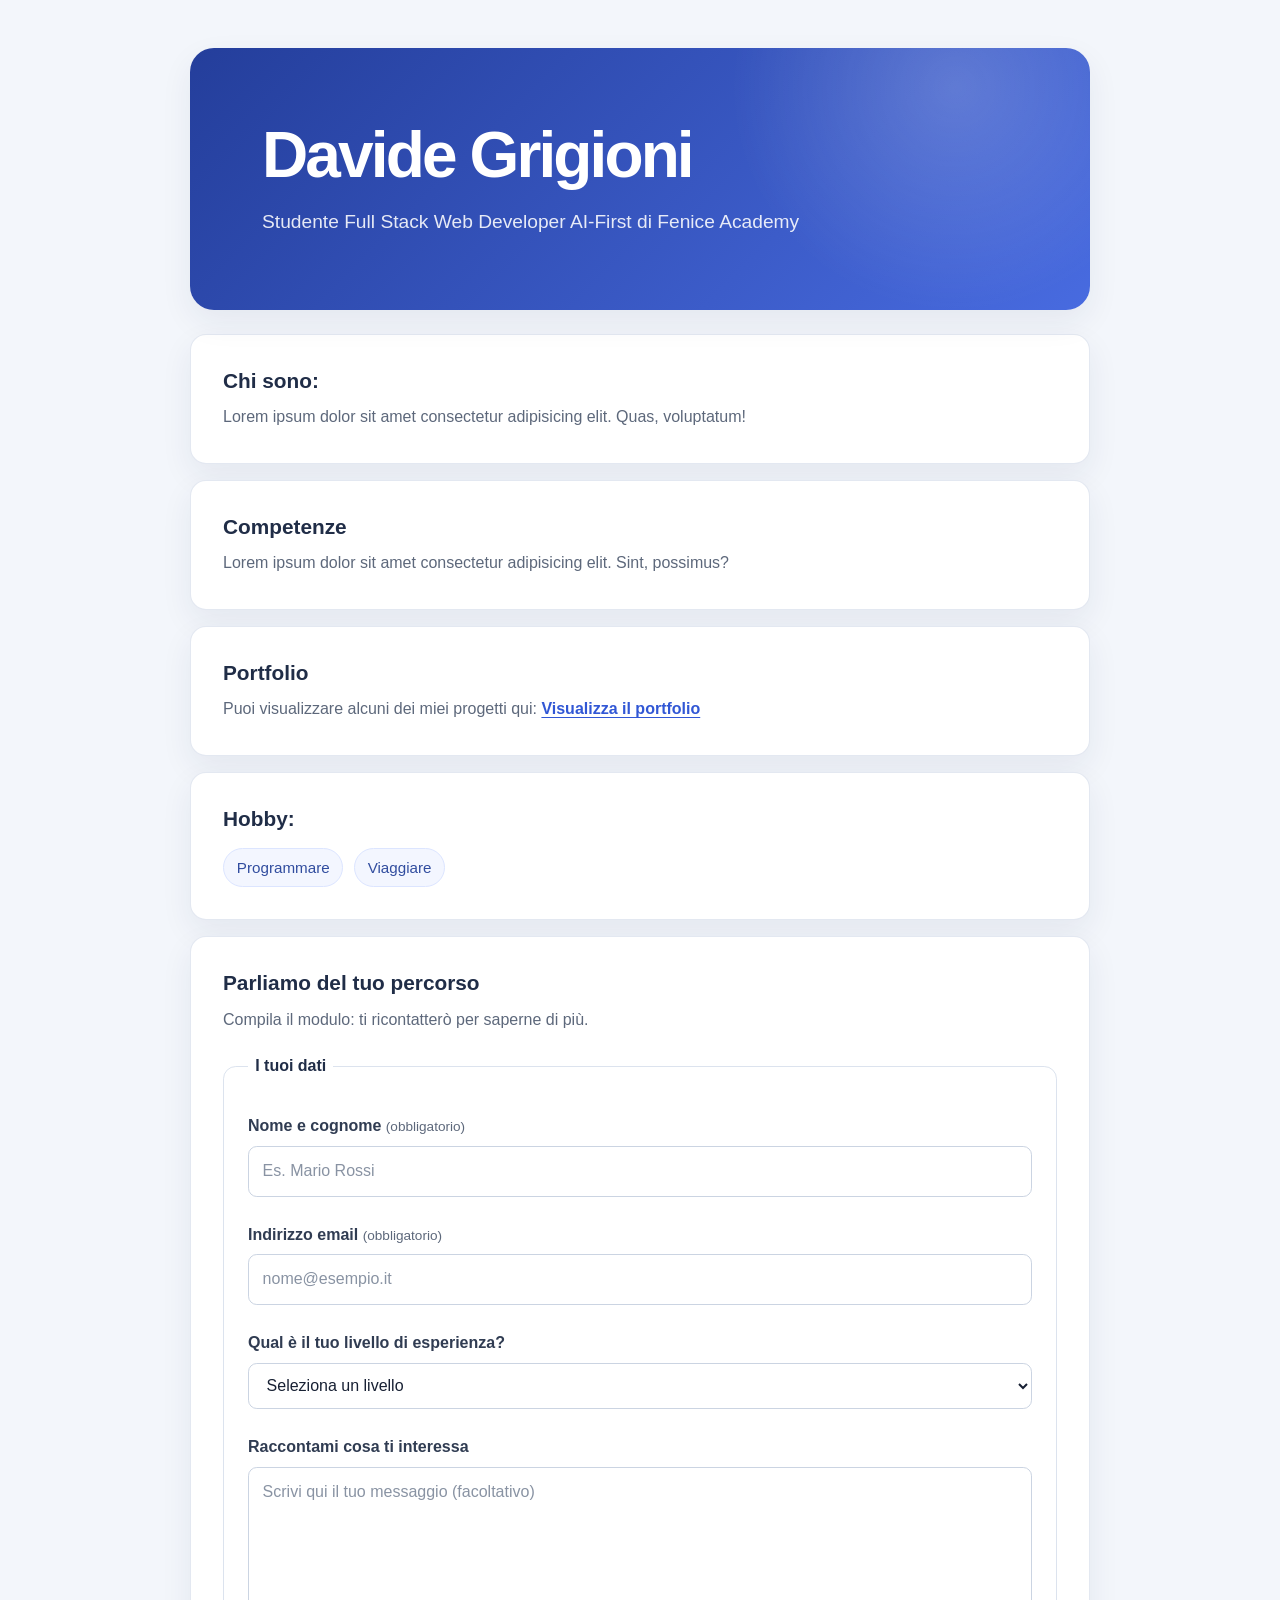
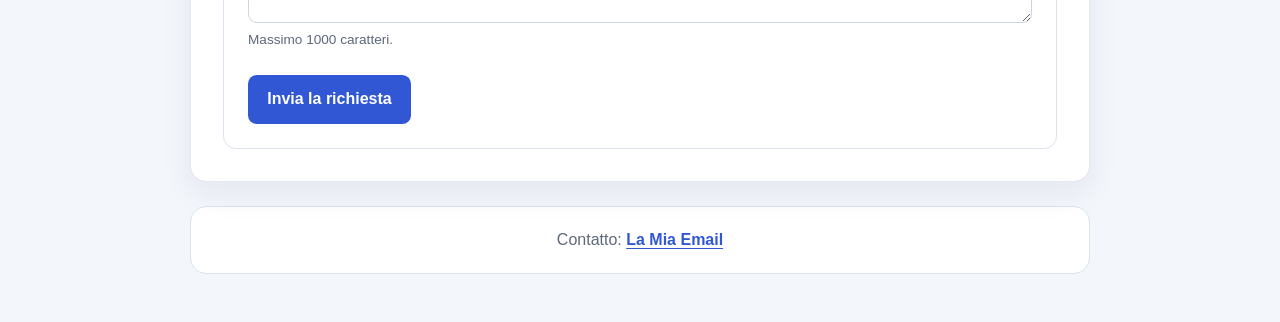
<file: l1 - only html/index.html>
<!doctype html>
<html lang="it">
  <head>
    <meta charset="UTF-8" />
    <meta name="viewport" content="width=device-width, initial-scale=1.0" />
    <link rel="stylesheet" href="style.css" />
    <title>Esercizio HTML</title>
  </head>

  <body>
    <header>
      <h1>Davide Grigioni</h1>
      <p>Studente Full Stack Web Developer AI-First di Fenice Academy</p>
    </header>

    <main>
      <section>
        <h2>Chi sono:</h2>
        <p>
          Lorem ipsum dolor sit amet consectetur adipisicing elit. Quas,
          voluptatum!
        </p>
      </section>
      <section>
        <h2>Competenze</h2>
        <p>
          Lorem ipsum dolor sit amet consectetur adipisicing elit. Sint,
          possimus?
        </p>
      </section>
      <section>
        <h2>Portfolio</h2>
        <p>
          Puoi visualizzare alcuni dei miei progetti qui:
          <a href="https://google.com">Visualizza il portfolio</a>
        </p>
      </section>
      <section>
        <h2>Hobby:</h2>
        <ul>
          <li>Programmare</li>
          <li>Viaggiare</li>
        </ul>
      </section>
      <section>
        <h2>Parliamo del tuo percorso</h2>
        <p>Compila il modulo: ti ricontatterò per saperne di più.</p>
        <form>
          <fieldset>
            <legend>I tuoi dati</legend>

            <p>
              <label for="nome"
                >Nome e cognome <span>(obbligatorio)</span></label
              >
              <input
                type="text"
                id="nome"
                name="nome"
                autocomplete="name"
                placeholder="Es. Mario Rossi"
                required
              />
            </p>

            <p>
              <label for="email"
                >Indirizzo email <span>(obbligatorio)</span></label
              >
              <input
                type="email"
                id="email"
                name="email"
                autocomplete="email"
                placeholder="nome@esempio.it"
                required
              />
            </p>

            <p>
              <label for="livello">Qual è il tuo livello di esperienza?</label>
              <select id="livello" name="livello" required>
                <option value="" selected disabled>Seleziona un livello</option>
                <option value="principiante">Principiante</option>
                <option value="intermedio">Intermedio</option>
                <option value="avanzato">Avanzato</option>
              </select>
            </p>

            <p>
              <label for="messaggio">Raccontami cosa ti interessa</label>
              <textarea
                id="messaggio"
                name="messaggio"
                rows="5"
                maxlength="1000"
                aria-describedby="messaggio-aiuto"
                placeholder="Scrivi qui il tuo messaggio (facoltativo)"
              ></textarea>
              <small id="messaggio-aiuto">Massimo 1000 caratteri.</small>
            </p>

            <button type="submit">Invia la richiesta</button>
          </fieldset>
        </form>
      </section>
    </main>

    <footer>
      <address>
        Contatto:
        <a href="mailto:g@g.g">La Mia Email</a>
      </address>
    </footer>
  </body>
</html>
</file>
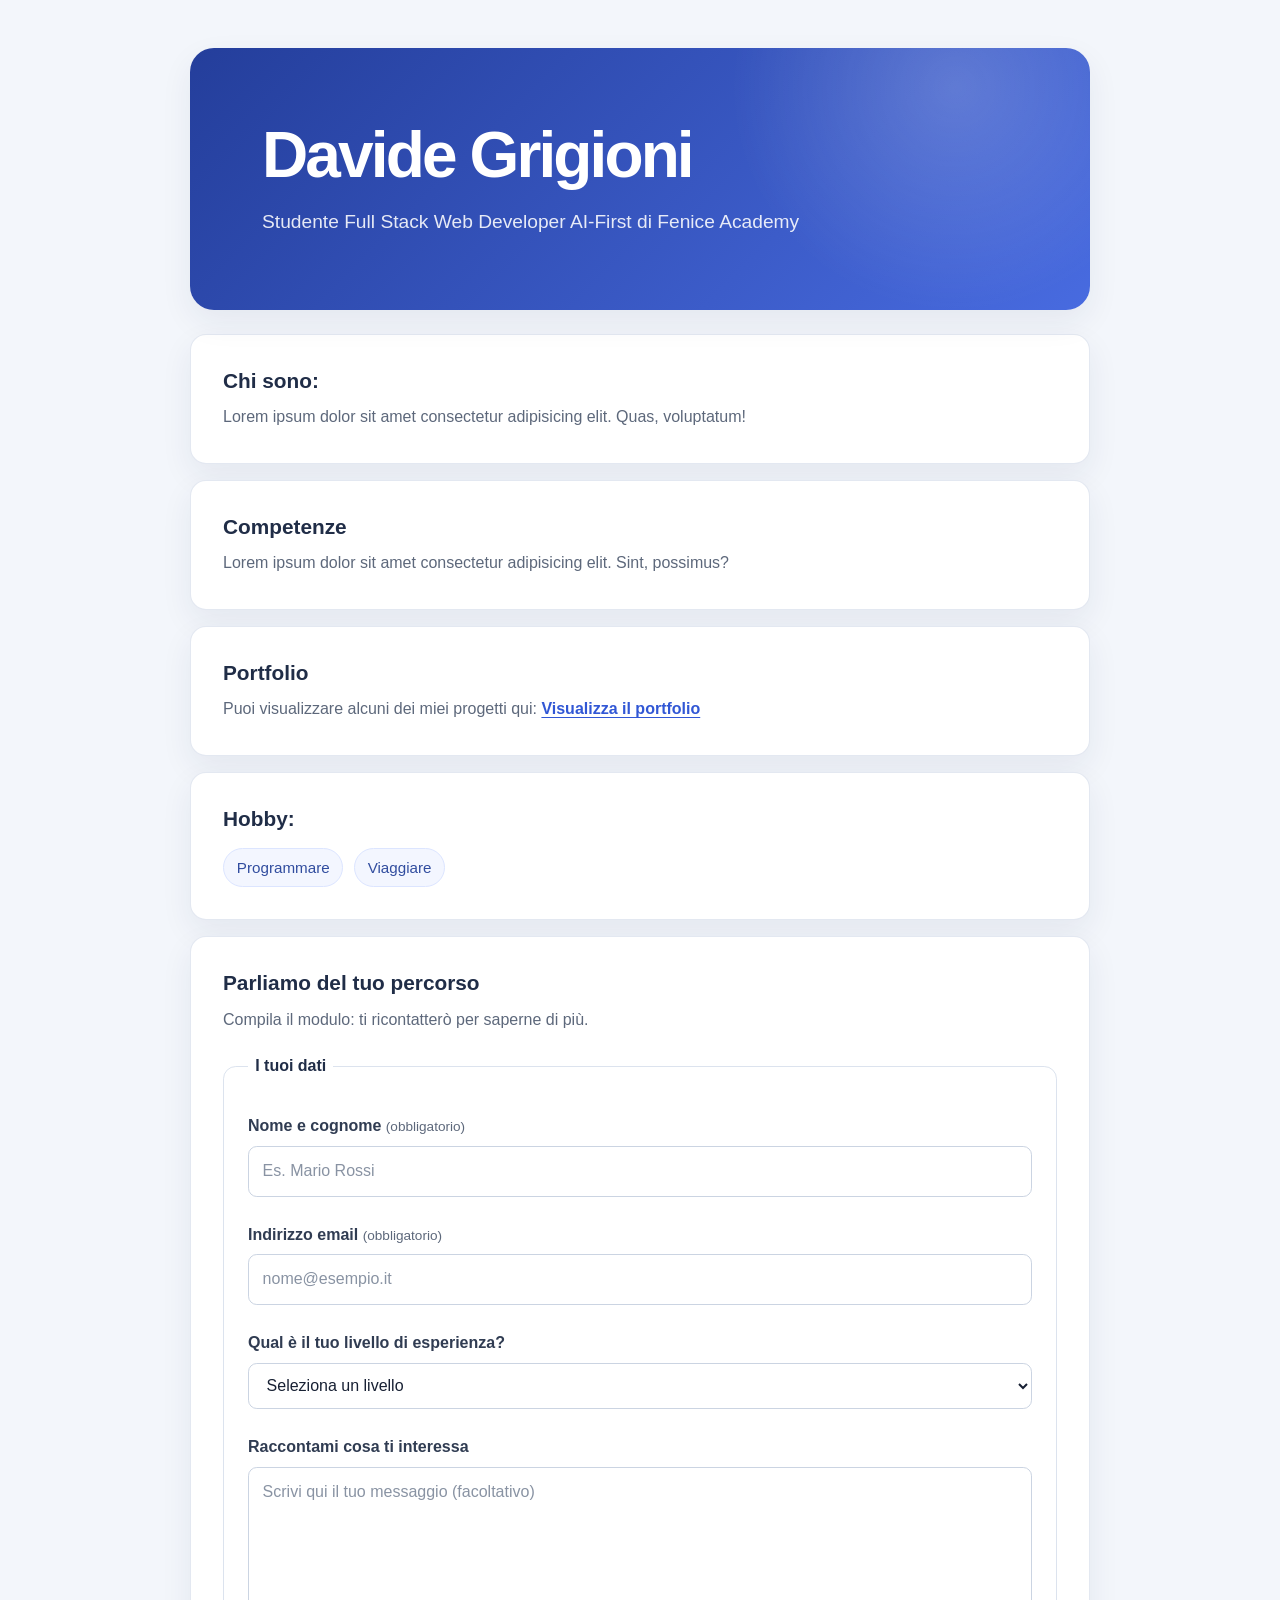
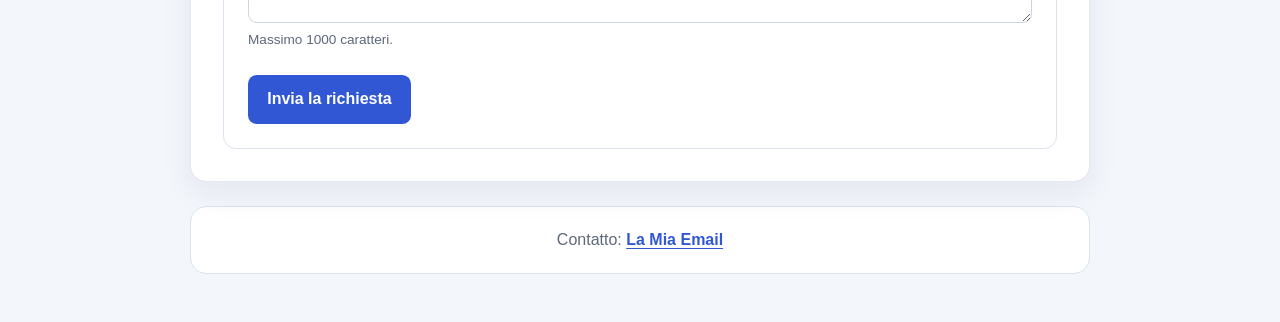
<file: l1 - only html/index1.html>
<!doctype html>
<html lang="it">
  <head>
    <meta charset="UTF-8" />
    <meta name="viewport" content="width=device-width, initial-scale=1.0" />
    <link rel="stylesheet" href="style.css">
    <title>Esercizio HTML</title>
  </head>

  <body>
    <header>
      <h1>Davide Grigioni</h1>
      <p>Studente Full Stack Web Developer AI-First di Fenice Academy</p>
    </header>

    <main>
      <section>
        <h2>Chi sono:</h2>
        <p>
          Lorem ipsum dolor sit amet consectetur adipisicing elit. Quas,
          voluptatum!
        </p>
      </section>
      <section>
        <h2>Competenze</h2>
        <p>
          Lorem ipsum dolor sit amet consectetur adipisicing elit. Sint,
          possimus?
        </p>
      </section>
      <section>
        <h2>Portfolio</h2>
        <p>
          Puoi visualizzare alcuni dei miei progetti qui:
          <a href="https://google.com">Visualizza il portfolio</a>
        </p>
      </section>
      <section>
        <h2>Hobby:</h2>
        <ul>
          <li>Programmare</li>
          <li>Viaggiare</li>
        </ul>
      </section>
      <section>
        <h2>Parliamo del tuo percorso</h2>
        <p>Compila il modulo: ti ricontatterò per saperne di più.</p>
        <form>
          <fieldset>
                <legend>I tuoi dati</legend>

                <p>
                <label for="nome">Nome e cognome <span>(obbligatorio)</span></label>
                <input
                    type="text"
                    id="nome"
                    name="nome"
                    autocomplete="name"
                    placeholder="Es. Mario Rossi"
                    required
                />
                </p>

                <p>
                <label for="email">Indirizzo email <span>(obbligatorio)</span></label>
                <input
                    type="email"
                    id="email"
                    name="email"
                    autocomplete="email"
                    placeholder="nome@esempio.it"
                    required
                />
                </p>

            <p>
                <label for="livello">Qual è il tuo livello di esperienza?</label>
                <select id="livello" name="livello" required>
                <option value="" selected disabled>Seleziona un livello</option>
                <option value="principiante">Principiante</option>
                <option value="intermedio">Intermedio</option>
                <option value="avanzato">Avanzato</option>
                </select>
            </p>

            <p>
                <label for="messaggio">Raccontami cosa ti interessa</label>
                <textarea
                id="messaggio"
                name="messaggio"
                rows="5"
                maxlength="1000"
                aria-describedby="messaggio-aiuto"
                placeholder="Scrivi qui il tuo messaggio (facoltativo)"
                ></textarea>
                <small id="messaggio-aiuto">Massimo 1000 caratteri.</small>
            </p>

            <button type="submit">Invia la richiesta</button>
          </fieldset>
        </form>
      </section>
    </main>

    <footer>
      <address>
        Contatto:
        <a href="mailto:g@g.g">La Mia Email</a>
      </address>
    </footer>
  </body>
</html>
</file>
<file: l1 - only html/style.css>
:root {
  color-scheme: light;
  font-family: "Segoe UI", Roboto, Helvetica, Arial, sans-serif;
  color: #172033;
  background: #f3f6fb;
  font-synthesis: none;
  text-rendering: optimizeLegibility;
  -webkit-font-smoothing: antialiased;
  -moz-osx-font-smoothing: grayscale;

  --color-primary: #3157d5;
  --color-primary-dark: #2444b5;
  --color-text-muted: #5d687b;
  --color-border: #dce3ee;
  --shadow-card: 0 12px 32px rgb(31 48 79 / 7%);
}

* {
  box-sizing: border-box;
}

html {
  min-width: 320px;
  scroll-behavior: smooth;
}

body {
  width: min(100% - 2rem, 900px);
  margin: 0 auto;
  padding: 3rem 0;
  line-height: 1.65;
}

header {
  position: relative;
  overflow: hidden;
  margin-bottom: 1.5rem;
  padding: clamp(2rem, 7vw, 4.5rem);
  border-radius: 1.5rem;
  color: #fff;
  background:
    radial-gradient(circle at 85% 15%, rgb(255 255 255 / 18%), transparent 28%),
    linear-gradient(135deg, #243e9b, #486be0);
  box-shadow: var(--shadow-card);
}

header h1 {
  margin: 0;
  font-size: clamp(2.25rem, 7vw, 4rem);
  line-height: 1.1;
  letter-spacing: -0.045em;
}

header p {
  max-width: 38rem;
  margin: 1rem 0 0;
  color: rgb(255 255 255 / 88%);
  font-size: clamp(1rem, 2vw, 1.2rem);
}

main {
  display: grid;
  gap: 1rem;
}

section {
  padding: clamp(1.35rem, 4vw, 2rem);
  border: 1px solid rgb(220 227 238 / 80%);
  border-radius: 1rem;
  background: #fff;
  box-shadow: var(--shadow-card);
}

section h2 {
  margin: 0 0 0.6rem;
  color: #202d47;
  font-size: 1.3rem;
  line-height: 1.3;
}

section p {
  margin: 0.65rem 0 0;
  color: var(--color-text-muted);
}

a {
  color: var(--color-primary);
  font-weight: 600;
  text-underline-offset: 0.2em;
}

a:hover {
  color: var(--color-primary-dark);
}

a:focus-visible,
button:focus-visible,
input:focus-visible,
select:focus-visible,
textarea:focus-visible {
  outline: 3px solid rgb(49 87 213 / 35%);
  outline-offset: 3px;
}

ul {
  display: flex;
  flex-wrap: wrap;
  gap: 0.65rem;
  margin: 1rem 0 0;
  padding: 0;
  list-style: none;
}

li {
  padding: 0.4rem 0.8rem;
  border: 1px solid #dce5ff;
  border-radius: 999px;
  color: #314d9f;
  background: #f3f6ff;
  font-size: 0.95rem;
}

form {
  margin-top: 1.25rem;
}

fieldset {
  display: grid;
  gap: 0.35rem;
  min-width: 0;
  margin: 0;
  padding: clamp(1rem, 4vw, 1.5rem);
  border: 1px solid var(--color-border);
  border-radius: 0.8rem;
}

legend {
  padding: 0 0.45rem;
  color: #202d47;
  font-weight: 700;
}

fieldset p {
  display: grid;
  gap: 0.4rem;
  margin: 0.6rem 0;
}

label {
  color: #303c52;
  font-weight: 600;
}

label span {
  color: var(--color-text-muted);
  font-size: 0.85rem;
  font-weight: 400;
}

input,
select,
textarea {
  width: 100%;
  min-height: 2.9rem;
  padding: 0.7rem 0.85rem;
  border: 1px solid #cbd4e2;
  border-radius: 0.55rem;
  color: #172033;
  background: #fff;
  font: inherit;
}

input::placeholder,
textarea::placeholder {
  color: #8993a3;
}

textarea {
  min-height: 8rem;
  resize: vertical;
}

small {
  color: var(--color-text-muted);
  font-size: 0.85rem;
}

button {
  justify-self: start;
  min-height: 2.9rem;
  margin-top: 0.5rem;
  padding: 0.7rem 1.2rem;
  border: 0;
  border-radius: 0.55rem;
  color: #fff;
  background: var(--color-primary);
  font: inherit;
  font-weight: 700;
  cursor: pointer;
  transition: background-color 160ms ease, transform 160ms ease;
}

button:hover {
  transform: translateY(-1px);
  background: var(--color-primary-dark);
}

footer {
  margin-top: 1.5rem;
  padding: 1.25rem;
  border: 1px solid var(--color-border);
  border-radius: 1rem;
  color: var(--color-text-muted);
  background: #fff;
  text-align: center;
}

footer address {
  font-style: normal;
}

@media (max-width: 520px) {
  body {
    width: min(100% - 1.25rem, 900px);
    padding: 1.25rem 0;
  }

  header {
    border-radius: 1rem;
  }

  section {
    border-radius: 0.8rem;
  }

  button {
    width: 100%;
  }
}

@media (prefers-reduced-motion: reduce) {
  *,
  *::before,
  *::after {
    scroll-behavior: auto !important;
    transition-duration: 0.01ms !important;
  }
}
</file>
